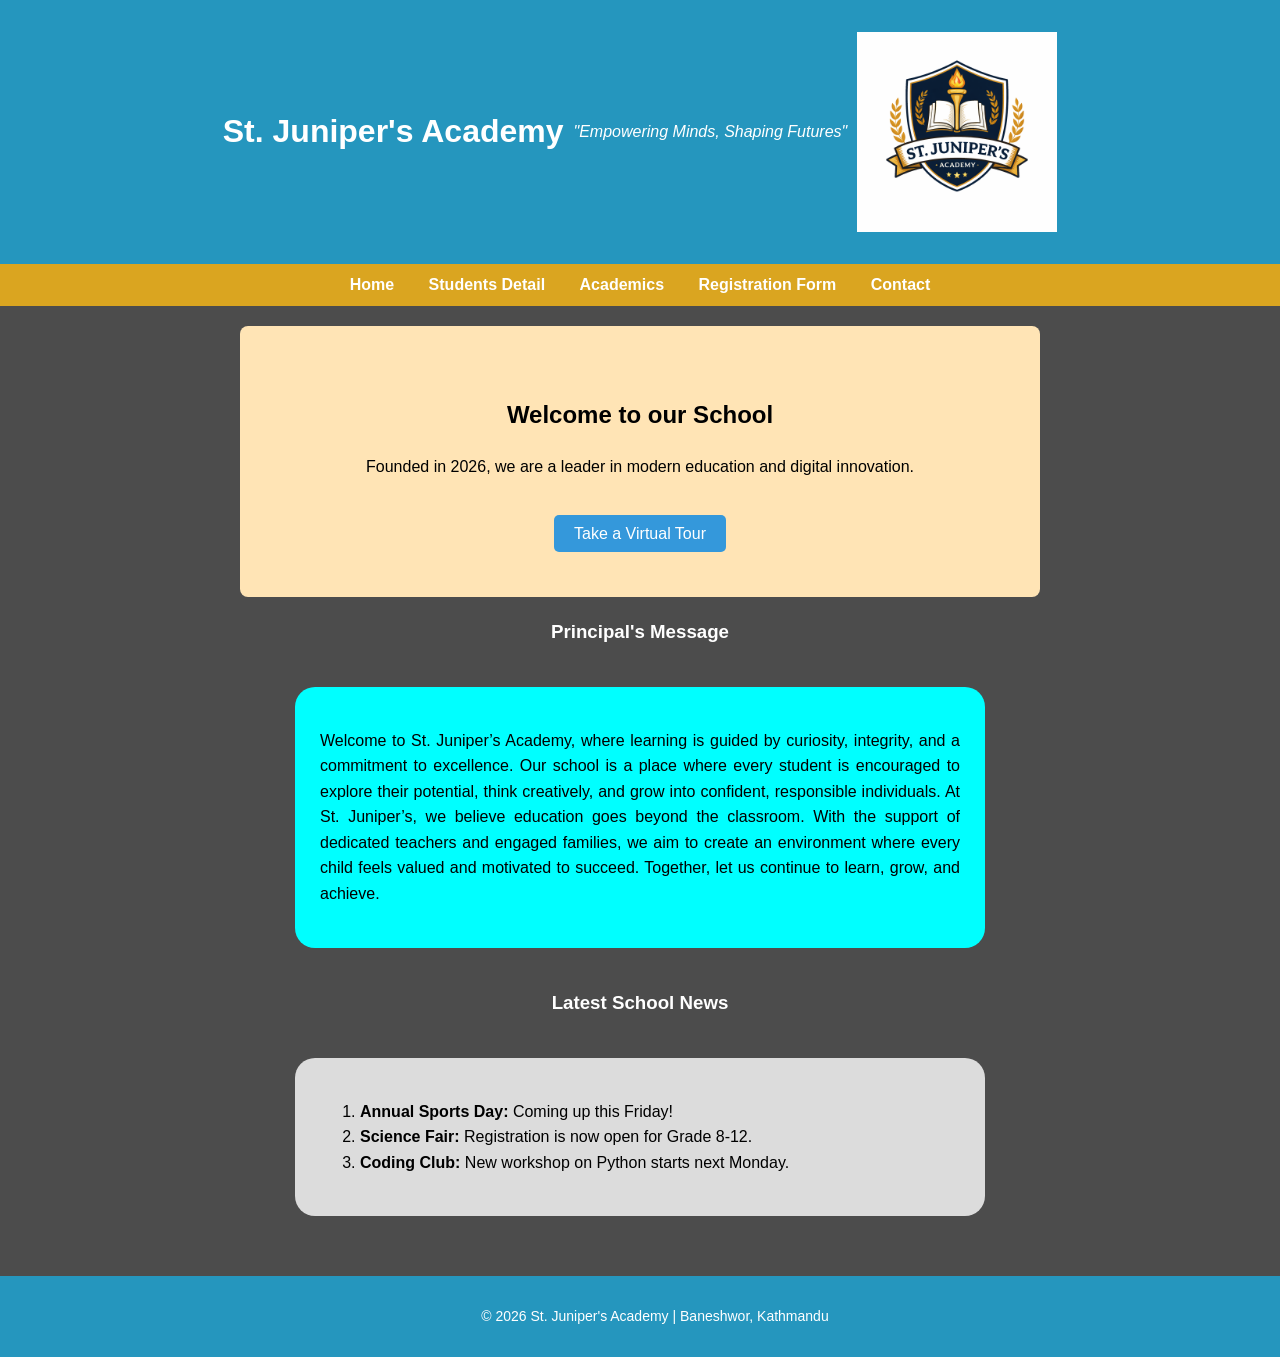
<file: index.html>
<!DOCTYPE html>
<html lang="en">
<head>
    <link rel="stylesheet" href="style.css">
    <title>St. Juniper's Academy | Home</title>
</head>
<body>

<header>
    <h1>St. Juniper's Academy</h1> 
    <p><i>"Empowering Minds, Shaping Futures"</i></p>
    <img src="logo.png" class="logo">
</header>

<nav>
    <a href="index.html">Home</a>
    <a href="students.html">Students Detail</a>
    <a href="academic.html">Academics</a>
    <a href="form.html">Registration Form</a>
    <a href="contact.html">Contact</a>
</nav>

<div class="container">
    <div class="card">
    <section class="hero-image">
        <h2>Welcome to our School</h2>
        <p>Founded in 2026, we are a leader in modern education and digital innovation.</p>
        <br>
        <a href="virtualtour.html" class="btn">Take a Virtual Tour</a>
    </section>
</div>
    <h3>Principal's Message</h3>
    <div class="card">
    <div class="message">
        <p>
        Welcome to St. Juniper’s Academy, where learning is guided by curiosity, integrity, and a commitment to excellence. Our school is a place where every student is encouraged to explore their potential, think creatively, and grow into confident, responsible individuals.
At St. Juniper’s, we believe education goes beyond the classroom. With the support of dedicated teachers and engaged families, we aim to create an environment where every child feels valued and motivated to succeed.
Together, let us continue to learn, grow, and achieve.
        </p>
    </div>
</div>
    <h3>Latest School News</h3>
    <div class="card">
    <div class="news">
        <ol>
            <li><strong>Annual Sports Day:</strong> Coming up this Friday!</li>
            <li><strong>Science Fair:</strong> Registration is now open for Grade 8-12.</li>
            <li><strong>Coding Club:</strong> New workshop on Python starts next Monday.</li>
        </ol>
    </div>
</div> 
</div>
<footer>
    <p>&copy; 2026 St. Juniper's Academy | Baneshwor, Kathmandu</p>
</footer>

</body>
</html>
</file>
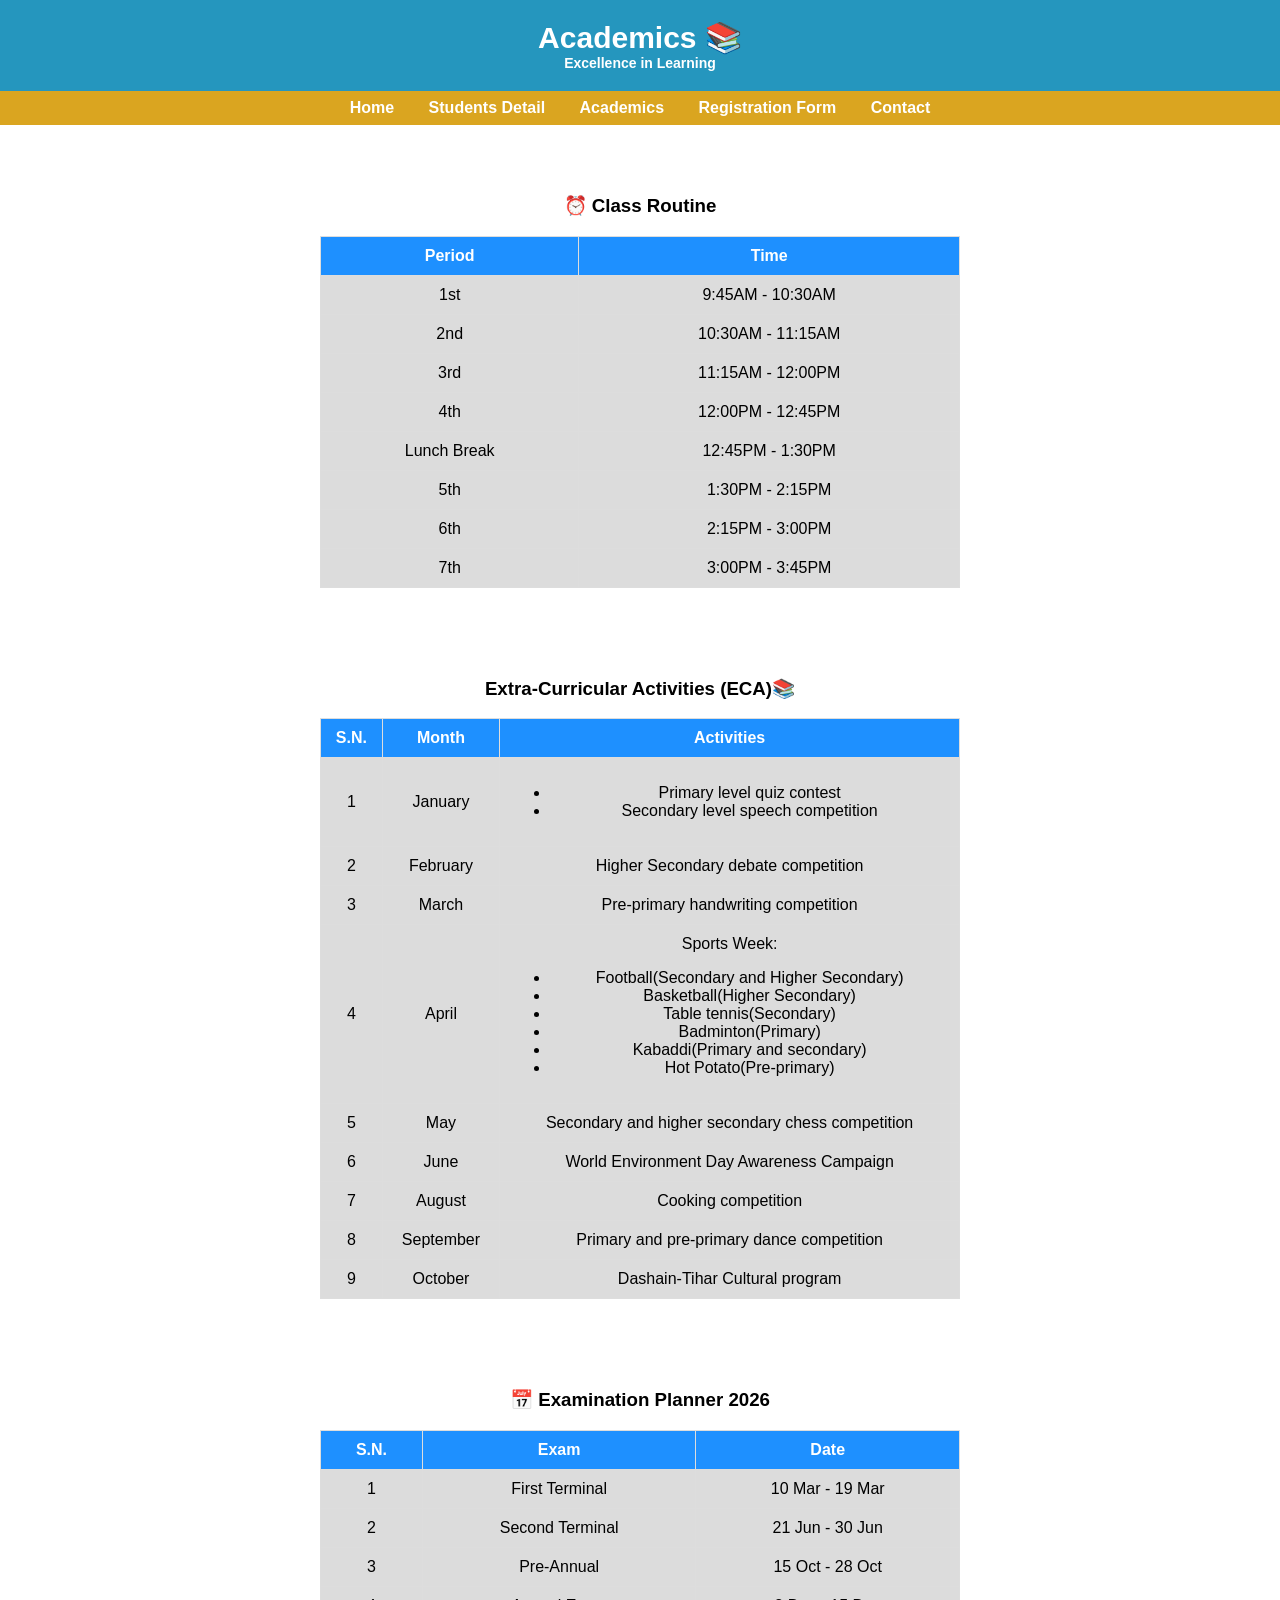
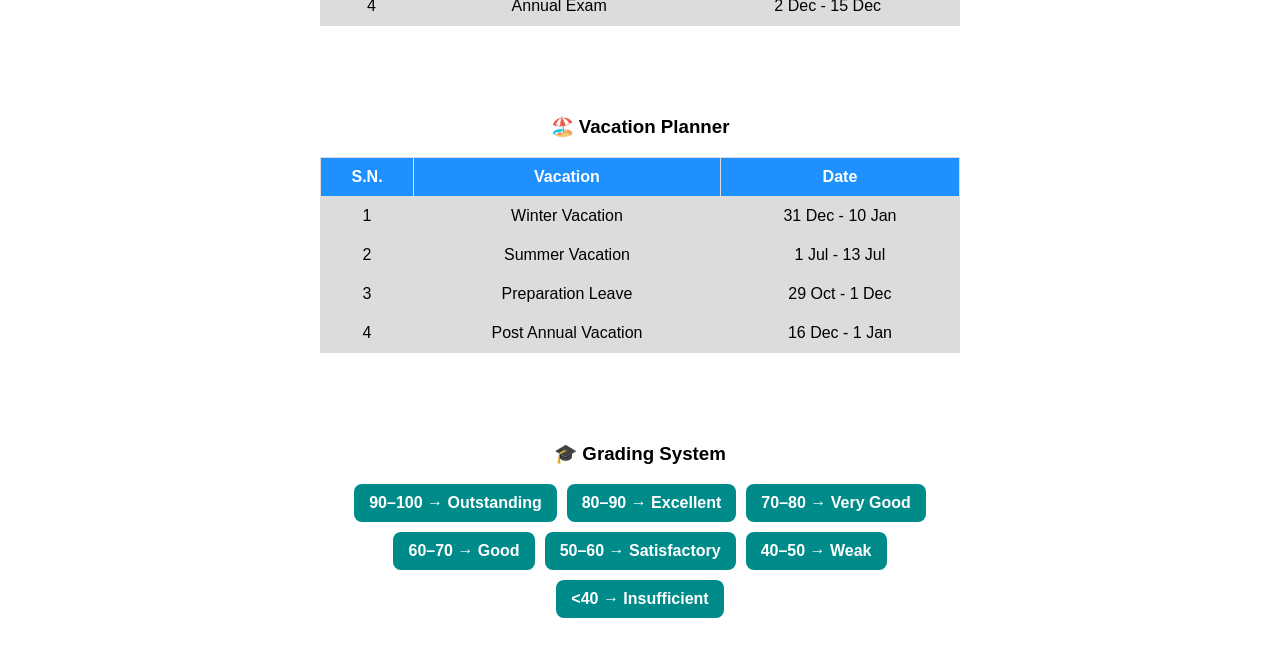
<file: academic.html>
<!DOCTYPE html>
<html>
<head>
    <title>Academics</title>
    <style>
        body {
            margin: 0;
            font-family: Arial, sans-serif;
            color: white;
            background-image: url('https://img.freepik.com/free-vector/dark-gradient-background-with-copy-space_53876-99548.jpg?semt=ais_hybrid&w=740&q=80');
            background-size: cover;
        background-repeat: no-repeat;
        }
        .header {
            background-color: #2596be; color: white; padding: 2rem; text-align: center;
            padding: 20px;
            text-align: center;
            font-size: 30px;
            font-weight: bold;
            box-shadow: 0 3px 10px rgba(0,0,0,0.5);
        }
        h3 {
            text-align: center;
            margin-top: 30px;
        }
        .card {
            background: rgba(255,255,255,0.9);
            color: black;
            margin: 20px auto;
            padding: 20px;
            border-radius: 12px;
            width: 50%;
            transition: 0.3s;
        }
        .card:hover {
            transform: scale(1.02);
        }
        table {
            width: 100%;
            border-collapse: collapse;
        }
        th {
            background-color: dodgerblue;
            color: white;
        }
         td {
            background-color: gainsboro;
            color:black;
         }
        td, th {
            padding: 10px;
            text-align: center;
            border: 1px solid #ddd;
        }
        .grading {
            display: flex;
            flex-wrap: wrap;
            justify-content: center;
            gap: 10px;
        }
        .grade-box {
            background-color: darkcyan;
            color: white;
            padding: 10px 15px;
            border-radius: 8px;
            font-weight: bold;
            transition: 0.3s;
        }

        .grade-box:hover {
            background: darkblue;
        }
        nav { background: goldenrod; padding: 0.5rem; text-align: center; }
        nav a { color: white; margin: 0 15px; text-decoration: none; font-weight: bold; }
    </style>
</head>

<body>

    <div class="header">
        Academics 📚
        <div style="font-size:14px;">Excellence in Learning</div>
    </div>
    <nav>
        <a href="index.html">Home</a>
        <a href="students.html">Students Detail</a>
        <a href="academic.html">Academics</a>
        <a href="form.html">Registration Form</a>
        <a href="contact.html">Contact</a>
    </nav>
    <div class="card">
        <h3>⏰ Class Routine</h3>
        <table>
            <tr>
                <th>Period</th>
                <th>Time</th>
            </tr>
            <tr><td>1st</td><td>9:45AM - 10:30AM</td></tr>
            <tr><td>2nd</td><td>10:30AM - 11:15AM</td></tr>
            <tr><td>3rd</td><td>11:15AM - 12:00PM</td></tr>
            <tr><td>4th</td><td>12:00PM - 12:45PM</td></tr>
            <tr><td>Lunch Break</td><td>12:45PM - 1:30PM</td></tr>
            <tr><td>5th</td><td>1:30PM - 2:15PM</td></tr>
            <tr><td>6th</td><td>2:15PM - 3:00PM</td></tr>
            <tr><td>7th</td><td>3:00PM - 3:45PM</td></tr>
        </table>
    </div>
    <div class="card">
        <table>
            <h3>Extra-Curricular Activities (ECA)📚</h3>
            <tr>
                <th>S.N.</th>
                <th>Month</th>
                <th>Activities</th>
            </tr>
            <tr>
                <td>1</td>
                <td>January</td>
                <td>
                    <ul type="disc">
                        <li>Primary level quiz contest</li>
                        <li>Secondary level speech competition</li>
                    </ul>
                </td>
            </tr>
            <tr>
                <td>2</td>
                <td>February</td>
                <td>Higher Secondary debate competition</td>
            </tr>
              <tr>
                <td>3</td>
                <td>March</td>
                <td>Pre-primary handwriting competition</td>
            </tr>
              <tr>
                <td>4</td>
                <td>April</td>
                <td>Sports Week:
                    <ul type="disc">
                        <li>Football(Secondary and Higher Secondary)</li>
                        <li>Basketball(Higher Secondary)</li>
                        <li>Table tennis(Secondary)</li>
                        <li>Badminton(Primary)</li>
                        <li>Kabaddi(Primary and secondary)</li>
                        <li>Hot Potato(Pre-primary)</li>
                    </ul>
                </td>
            </tr>
              <tr>
                <td>5</td>
                <td>May</td>
                <td>Secondary and higher secondary chess competition</td>
            </tr>
              <tr>
                <td>6</td>
                <td>June</td>
                <td>World Environment Day Awareness Campaign</td>
            </tr>
              <tr>
                <td>7</td>
                <td>August</td>
                <td>Cooking competition</td>
            </tr>
              <tr>
                <td>8</td>
                <td>September</td>
                <td>Primary and pre-primary dance competition</td>
            </tr>
            <tr>
                <td>9</td>
                <td>October</td>
                <td>Dashain-Tihar Cultural program</td>
            </tr>
        </table>
    </div>
    <div class="card">
        <h3>📅 Examination Planner 2026</h3>
        <table>
            <tr>
                <th>S.N.</th>
                <th>Exam</th>
                <th>Date</th>
            </tr>
            <tr><td>1</td><td>First Terminal</td><td>10 Mar - 19 Mar</td></tr>
            <tr><td>2</td><td>Second Terminal</td><td>21 Jun - 30 Jun</td></tr>
            <tr><td>3</td><td>Pre-Annual</td><td>15 Oct - 28 Oct</td></tr>
            <tr><td>4</td><td>Annual Exam</td><td>2 Dec - 15 Dec</td></tr>
        </table>
    </div>
    <div class="card">
        <h3>🏖️ Vacation Planner</h3>
        <table>
            <tr>
                <th>S.N.</th>
                <th>Vacation</th>
                <th>Date</th>
            </tr>
            <tr><td>1</td><td>Winter Vacation</td><td>31 Dec - 10 Jan</td></tr>
            <tr><td>2</td><td>Summer Vacation</td><td>1 Jul - 13 Jul</td></tr>
            <tr><td>3</td><td>Preparation Leave</td><td>29 Oct - 1 Dec</td></tr>
            <tr><td>4</td><td>Post Annual Vacation</td><td>16 Dec - 1 Jan</td></tr>
        </table>
    </div>
    <div class="card">
        <h3>🎓 Grading System</h3>
        <div class="grading">
            <div class="grade-box">90–100 → Outstanding</div>
            <div class="grade-box">80–90 → Excellent</div>
            <div class="grade-box">70–80 → Very Good</div>
            <div class="grade-box">60–70 → Good</div>
            <div class="grade-box">50–60 → Satisfactory</div>
            <div class="grade-box">40–50 → Weak</div>
            <div class="grade-box">&lt;40 → Insufficient</div>
        </div>
    </div>

</body>
</html>
</file>
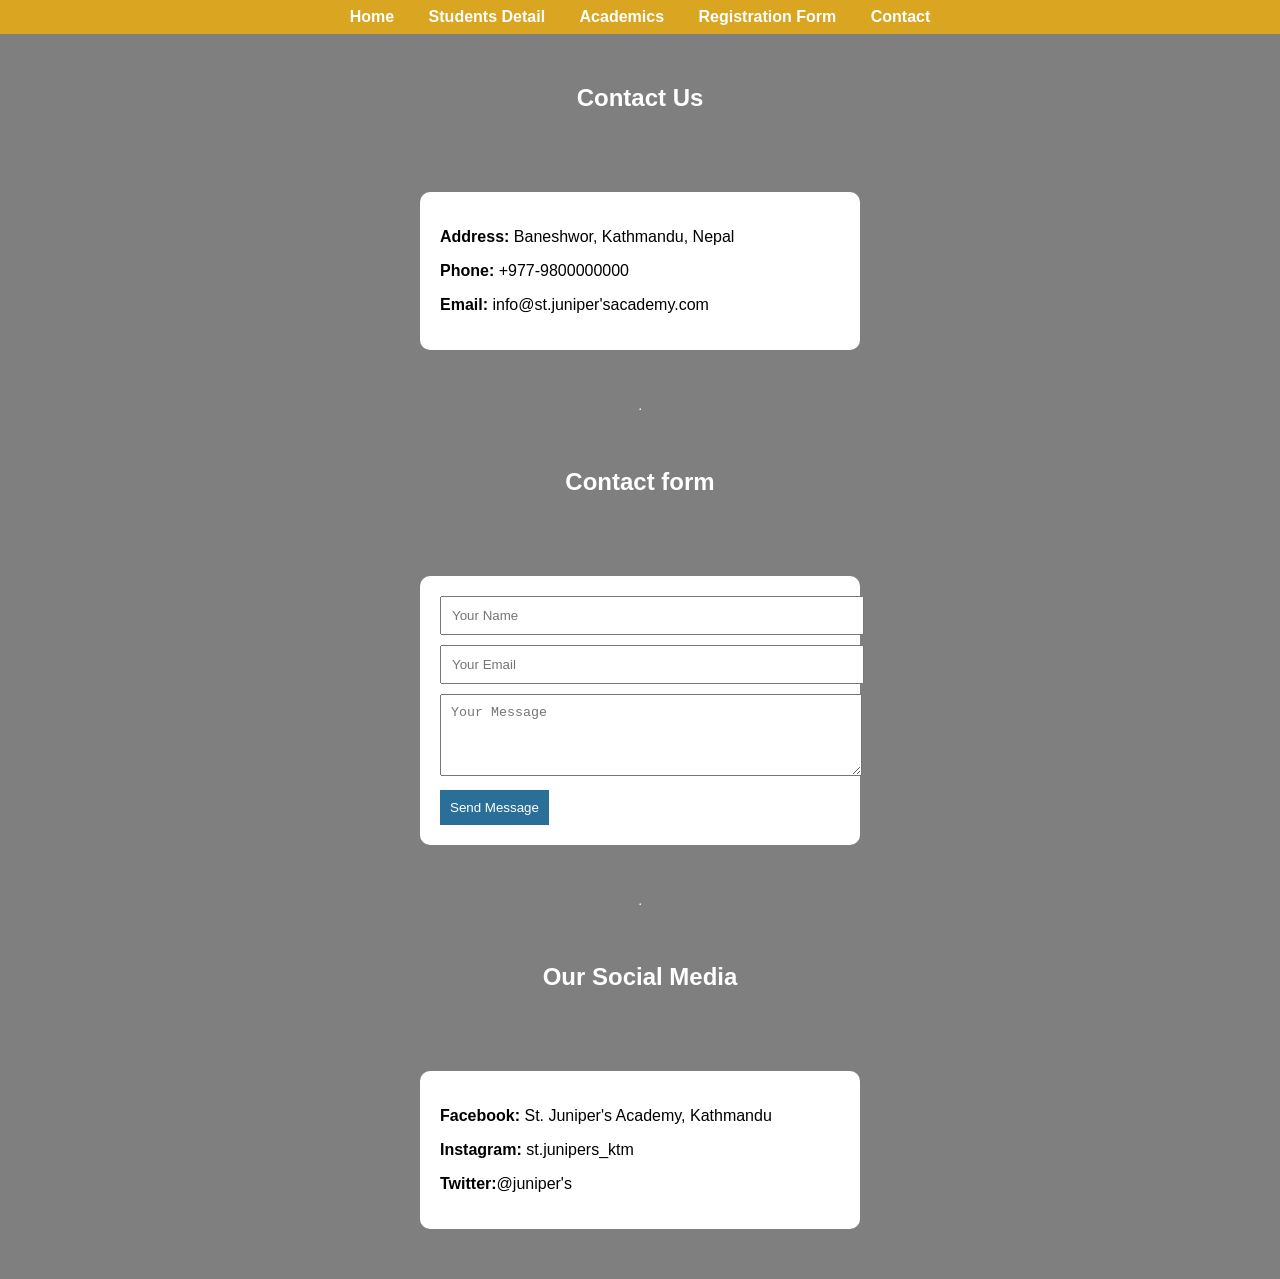
<file: contact.html>
<!DOCTYPE html>
<html lang="en">
<head>
    <title>Contact - St. Juniper's Academy</title>
    <style>
        body {
            font-family: Arial, sans-serif;
            margin: 0;
            background:linear-gradient(rgba(0,0,0,0.5), rgba(0,0,0,0.5)),
        url('https://media.istockphoto.com/id/1341581981/photo/wooden-block-with-symbol-telephone-email-address-website-page-contact-us-or-e-mail-marketing.jpg?s=612x612&w=0&k=20&c=kxwOyKQ97AcX6Dp7olk7IJAoK8puwNu1zN024pK2pfE=');
        }
        h2 {
            text-align: center;
            margin: 50px;
            color: white;
            margin-bottom: 30px;
        }
        .contact-info, .contact-form, .socialmedia {
            justify-items: center;
            align-items:center;
            background-color: white;
            padding: 20px;
            border-radius: 10px;
            width: 400px;
            margin:50px;
                    }
                    .container{
                        display: flex;
                        flex-direction: column;
                        align-items: center;
                    }
        input, textarea {
            width: 100%;
            padding: 10px;
            margin-bottom: 10px;
        }

        button {
            background-color: #2a6f97;
            color: white;
            padding: 10px;
            border: none;
        }
        nav { background: goldenrod; padding: 0.5rem; text-align: center; }
        nav a { color: white; margin: 0 15px; text-decoration: none; font-weight: bold; }
    </style>
</head>
<body>
    <nav>
        <a href="index.html">Home</a>
        <a href="students.html" class="active">Students Detail</a>
        <a href="academic.html">Academics</a>
        <a href="form.html">Registration Form</a>
        <a href="contact.html">Contact</a>
    </nav>
        <h2>Contact Us</h2>
        <div class="container">
            <div class="contact-info">
                <p><strong>Address:</strong> Baneshwor, Kathmandu, Nepal</p>
                <p><strong>Phone:</strong> +977-9800000000</p>
                <p><strong>Email:</strong> info@st.juniper'sacademy.com</p>
            </div>
<hr>
<h2>Contact form</h2>
            <div class="contact-form">
                <form>
                    <input type="text" placeholder="Your Name" required>
                    <input type="email" placeholder="Your Email" required>
                    <textarea placeholder="Your Message" rows="4" required></textarea>
                    <button type="submit">Send Message</button>
                </form>
            </div>
<hr>
<h2>Our Social Media</h2>
<div class="socialmedia">
       <p><strong>Facebook:</strong> St. Juniper's Academy, Kathmandu</p>
       <p><strong>Instagram:</strong> st.junipers_ktm</p>
       <p><strong>Twitter:</strong>@juniper's</p>
</div>
</div>
</body>
</html>
</file>
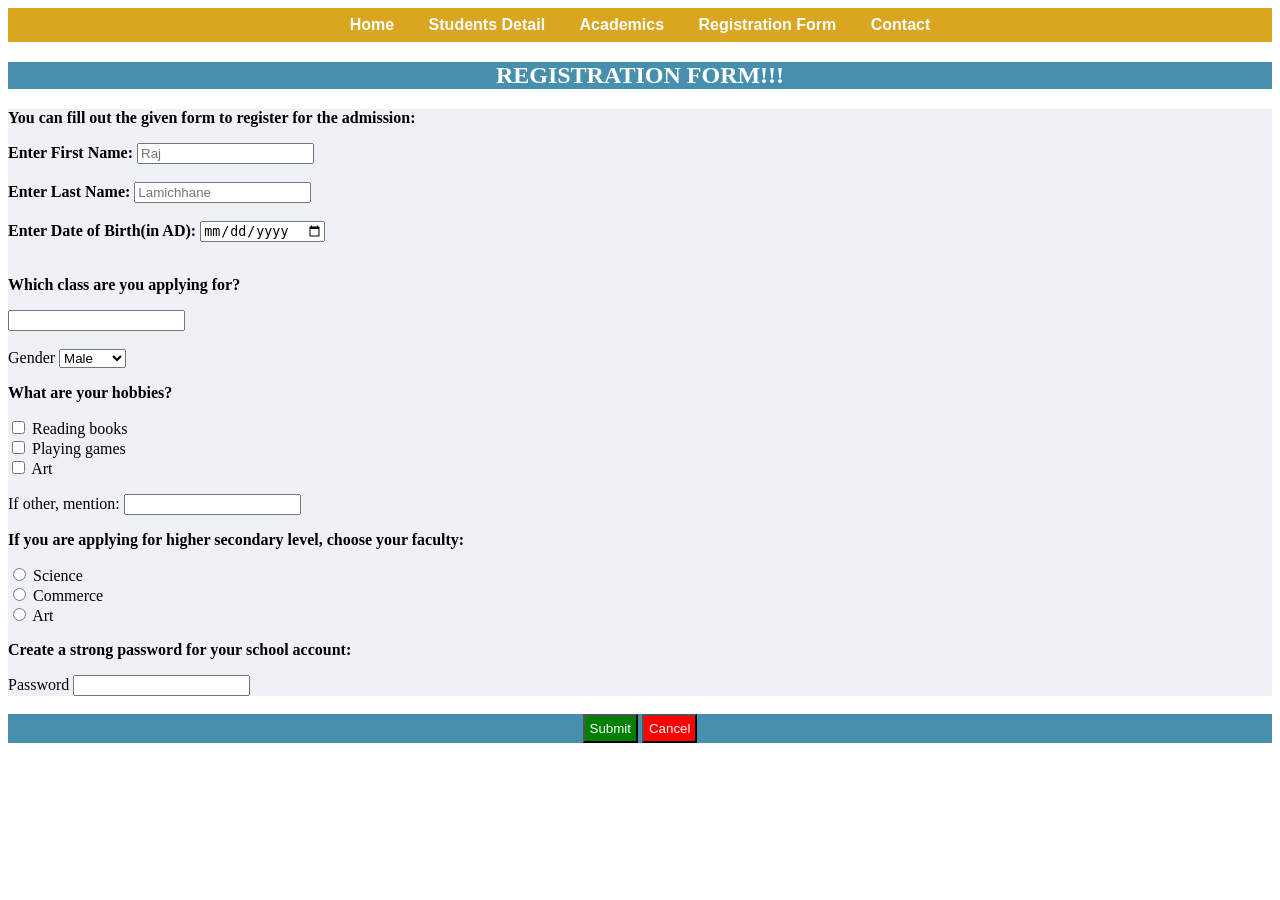
<file: form.html>
<!DOCTYPE html>
<html>
<head>
    <title>FORM</title>
    <style>
        nav { background:goldenrod; padding: 0.5rem; text-align: center; font-family: sans-serif; }
        nav a { color: white; margin: 0 15px; text-decoration: none; font-weight: bold; }
    </style>
</head>
<body>
    <nav>
        <a href="index.html">Home</a>
        <a href="students.html">Students Detail</a>
        <a href="academic.html">Academics</a>
        <a href="form.html">Registration Form</a>
        <a href="contact.html">Contact</a>
    </nav>
    <div style="background-color:#468faf;">
    <h2 style="text-align:center;color:white;">REGISTRATION FORM!!!</h2>
    </div>
    <div style="background-color: #eef2f7;">
    <p><b>You can fill out the given form to register for the admission:</b></p>
    <form>
        <label for="fname"><b>Enter First Name:</b></label>
        <input type="text"id="fname" name="fname"placeholder="Raj">
        <br>
        <br>
        <label for="lname"><b>Enter Last Name:</b></label>
        <input type="text"id="lname" name="lname"placeholder="Lamichhane">
        <br><br>
        <label for="dob"><b>Enter Date of Birth(in AD):</b></label>
        <input type="date"id="dob" name="dob">
        <br><br>
        <p><b>Which class are you applying for?</b></p>
        <input list="class" name="class">
        <datalist id="class">
            <option value="1"></option>
            <option value="2"></option>
            <option value="3"></option>
            <option value="4"></option>
            <option value="5"></option>
            <option value="6"></option>
            <option value="7"></option>
            <option value="8"></option>
            <option value="9"></option>
            <option value="10"></option>
            <option value="11"></option>
            <option value="12"></option>
        </datalist>
        <br>
        <br>
        <label for="gender"> Gender</label>
            <select id="gender" name="gender">
                <option value="male">Male</option>
                <option value="female">Female</option>
                <option value="Other">Other</option>
            </select>
        <p><b>What are your hobbies?</b></p>
        <input type="checkbox" id="hobby1" name="hobby1" value="rb">
        <label for="hobby1">Reading books</label>
        <br>
        <input type="checkbox" id="hobby2" name="hobby2" value="pg">
        <label for="hobby2">Playing games</label>
        <br>
        <input type="checkbox" id="hobby3" name="hobby3" value="art">
        <label for="hobby3">Art</label>
        <p>If other, mention:
            <input type="textarea" rows="5" cols="10">
        </p>
        <p><b>If you are applying for higher secondary level, choose your faculty:</b></p>
        <input type="radio" id="science" name="faculty" value="science">
        <label for="science">Science</label> <br>
        <input type="radio" id="commerce" name="faculty" value="commerce">
        <label for="commerce">Commerce</label> <br>
        <input type="radio" id="art" name="faculty" value="art">
        <label for="art">Art</label> <br>
        <p><b>Create a strong password for your school account:</b></p>
        <label for="pwd">Password</label>
        <input type="password" id="pwd" name="pwd">
    </div>
        <br>
        <div style="text-align:center; background-color:#468faf;">
            
        <input type="submit" value="Submit" style="background-color: green; color:white; padding:5px;">
        <input type="reset" value="Cancel" style="background-color: red; color:white; padding:5px;">
        <br>
        </div>
    </form>
</body>
</html>
</file>
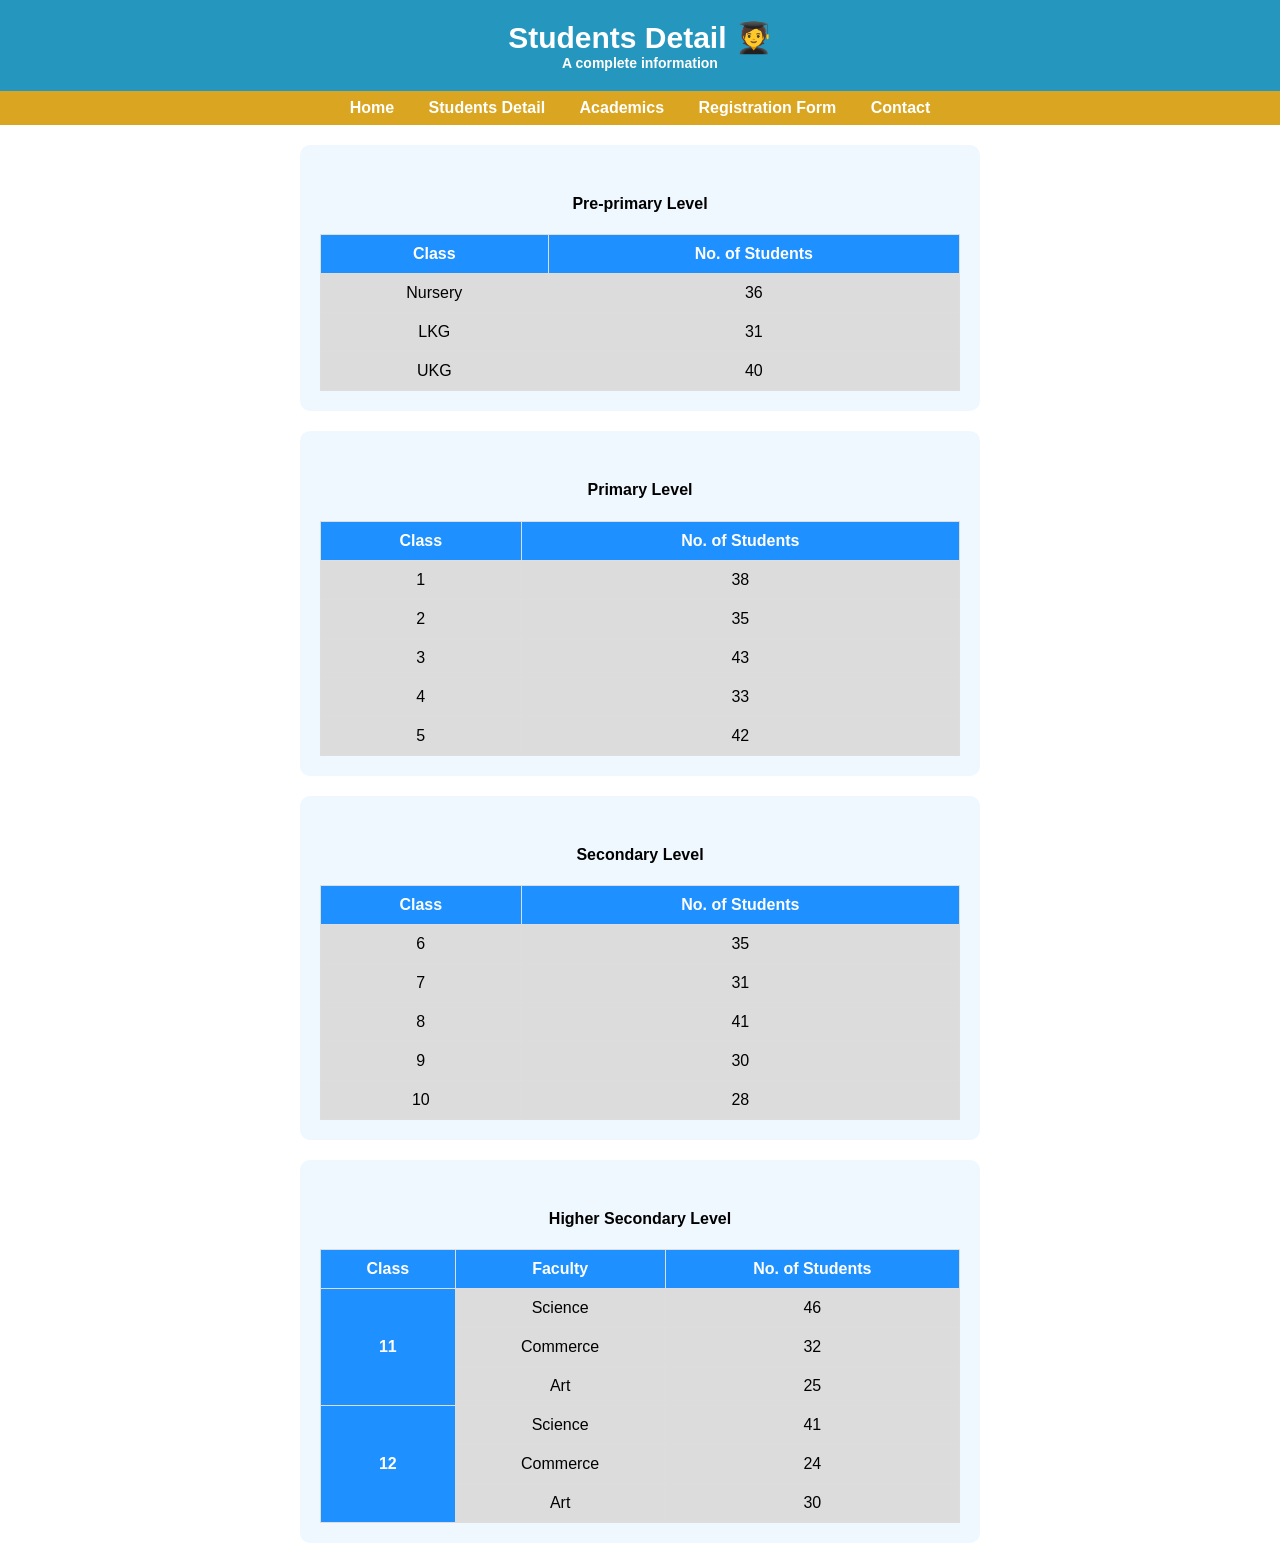
<file: students.html>
<!DOCTYPE html>
<html>
<head>
    <title>Students Detail</title>
    <style>
        body {
            margin: 0;
            font-family: Arial, sans-serif;
            background-size: cover;
            color: white;
           background-image: url('https://img.freepik.com/free-vector/dark-gradient-background-with-copy-space_53876-99548.jpg?semt=ais_hybrid&w=740&q=80');
            background-size: cover;
        background-repeat: no-repeat;
        }
        .header {
            background-color: #2596be; color: white; padding: 2rem; text-align: center;
            padding: 20px;
            text-align: center;
            font-size: 30px;
            font-weight: bold;
            box-shadow: 0 3px 10px rgba(0,0,0,0.5);
        }
        h3 {
            text-align: center;
            background-color: #468faf; color: white; padding: 2rem; text-align: center;
            color: white;
            padding: 15px;
            margin: 0;
        }

        h4 {
            text-align: center;
            margin-top: 30px;
        }

        .card {
            background-color: aliceblue;
            color: black;
            margin: 20px auto;
            padding: 20px;
            width: 50%;
            border-radius: 10px;
            transition: 0.3s;
        }
        .card:hover {
            transform: scale(1.02);
        }
        table {
            width: 100%;
            border-collapse: collapse;
        }

        th {
            background-color:dodgerblue;
            color: white;
        }
        td {
            background-color:gainsboro;
            color:black;
        }
        td, th {
            padding: 10px;
            text-align: center;
            border: 1px solid #ddd;
        }
            nav { background: goldenrod; padding: 0.5rem; text-align: center; }
        nav a { color: white; margin: 0 15px; text-decoration: none; font-weight: bold; }
    </style>
</head>
<body>
   <div class="header">
        Students Detail 🧑‍🎓
        <div style="font-size:14px;">A complete information</div>
    </div>
<nav>
        <a href="index.html">Home</a>
        <a href="students.html">Students Detail</a>
        <a href="academic.html">Academics</a>
        <a href="form.html">Registration Form</a>
        <a href="contact.html">Contact</a>
    </nav>
<div class="card">
    <h4>Pre-primary Level</h4>
    <table>
        <tr><th>Class</th><th>No. of Students</th></tr>
        <tr><td>Nursery</td><td>36</td></tr>
        <tr><td>LKG</td><td>31</td></tr>
        <tr><td>UKG</td><td>40</td></tr>
    </table>
</div>

<div class="card">
    <h4>Primary Level</h4>
    <table>
        <tr><th>Class</th><th>No. of Students</th></tr>
        <tr><td>1</td><td>38</td></tr>
        <tr><td>2</td><td>35</td></tr>
        <tr><td>3</td><td>43</td></tr>
        <tr><td>4</td><td>33</td></tr>
        <tr><td>5</td><td>42</td></tr>
    </table>
</div>

<div class="card">
    <h4>Secondary Level</h4>
    <table>
        <tr><th>Class</th><th>No. of Students</th></tr>
        <tr><td>6</td><td>35</td></tr>
        <tr><td>7</td><td>31</td></tr>
        <tr><td>8</td><td>41</td></tr>
        <tr><td>9</td><td>30</td></tr>
        <tr><td>10</td><td>28</td></tr>
    </table>
</div>

<div class="card">
    <h4>Higher Secondary Level</h4>
    <table>
        <tr><th>Class</th><th>Faculty</th><th>No. of Students</th></tr>
        <tr><th rowspan="3">11</th><td>Science</td><td>46</td></tr>
        <tr><td>Commerce</td><td>32</td></tr>
        <tr><td>Art</td><td>25</td></tr>
        <tr><th rowspan="3">12</th><td>Science</td><td>41</td></tr>
        <tr><td>Commerce</td><td>24</td></tr>
        <tr><td>Art</td><td>30</td></tr>
    </table>
</div>
</body>
</html>
</file>
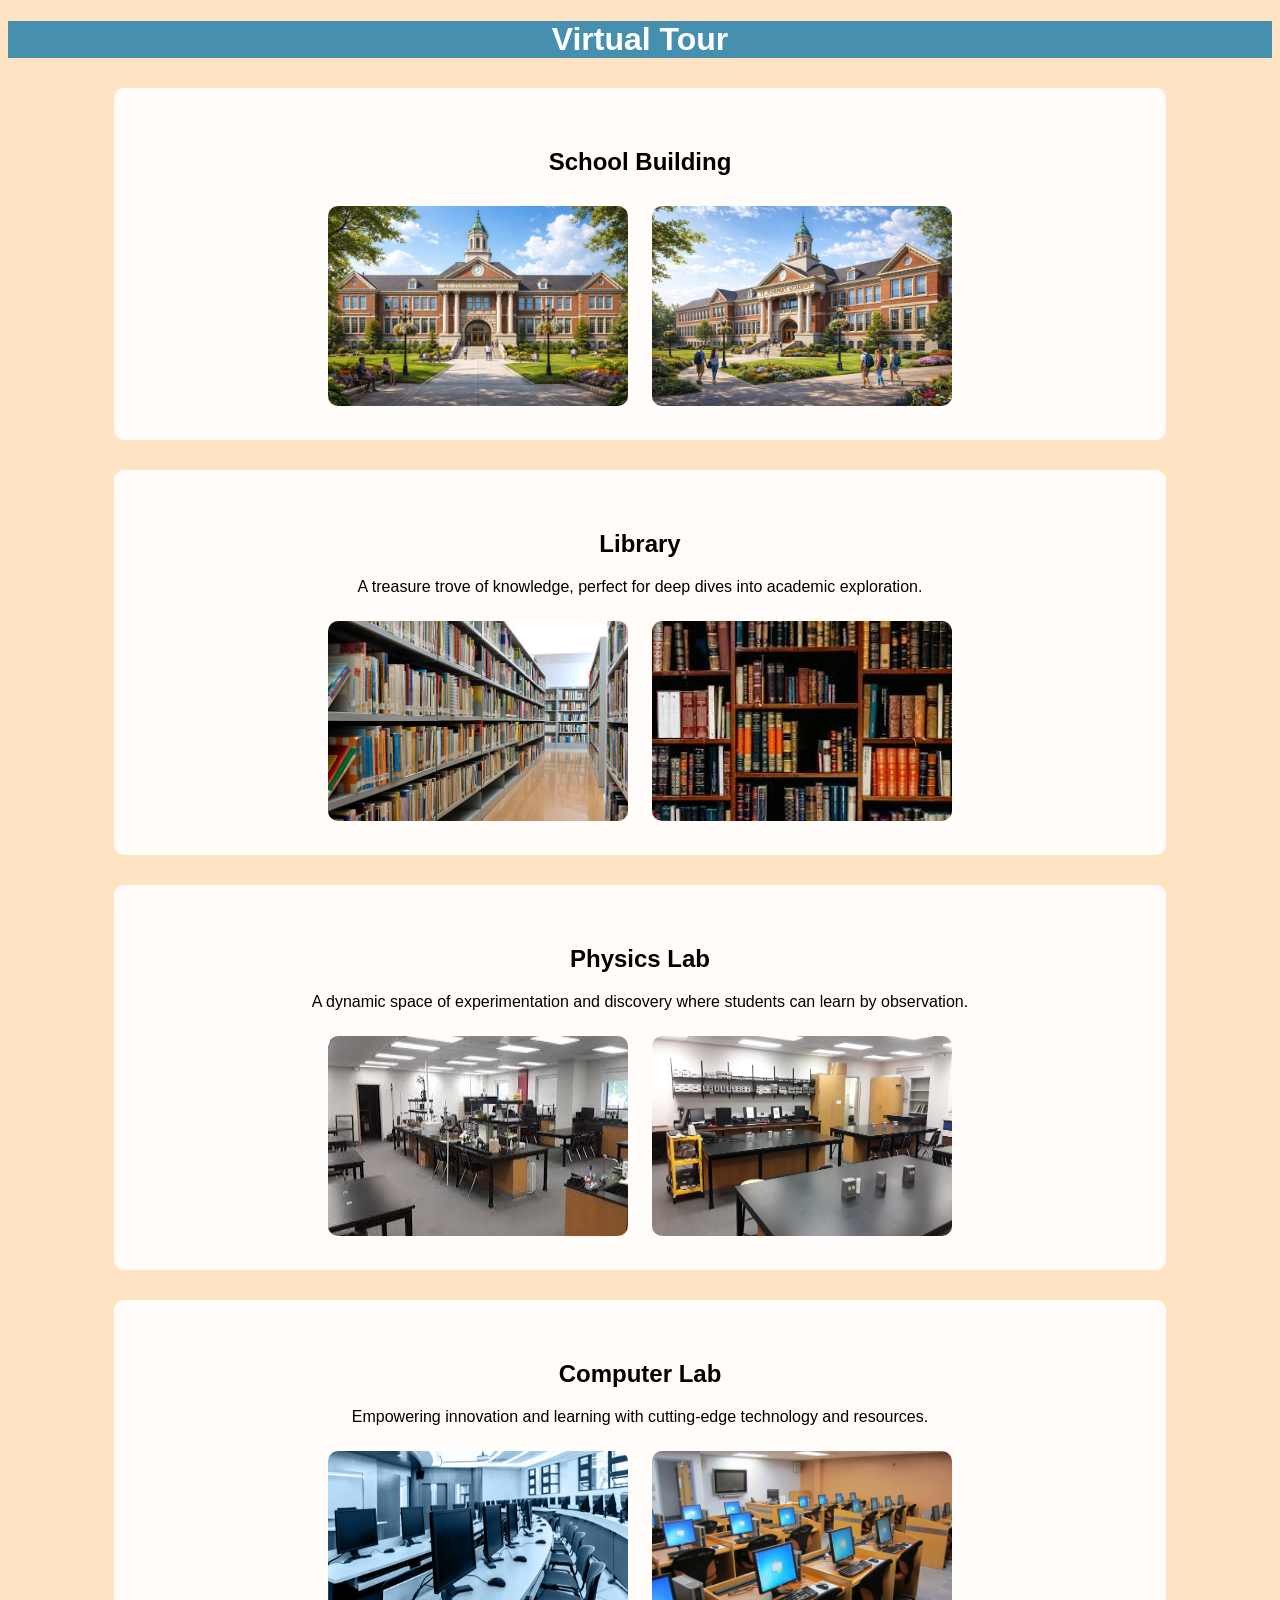
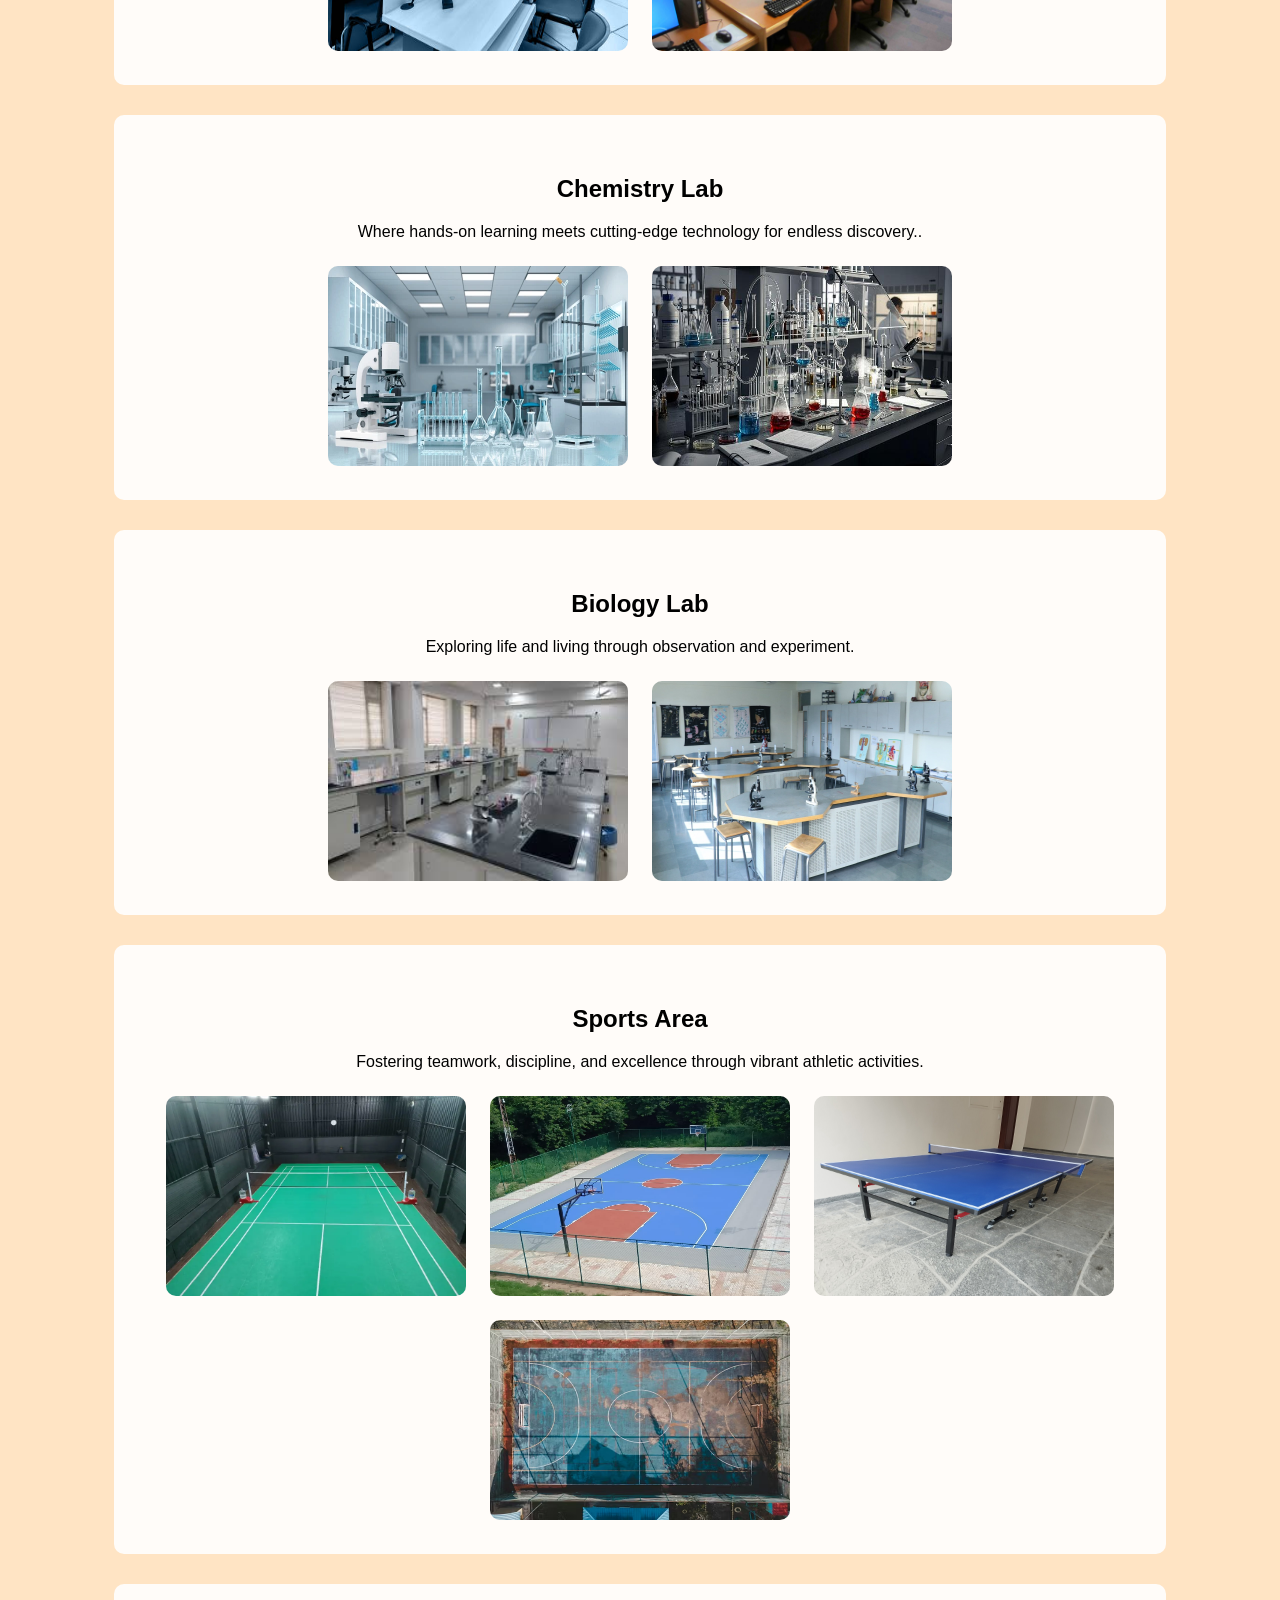
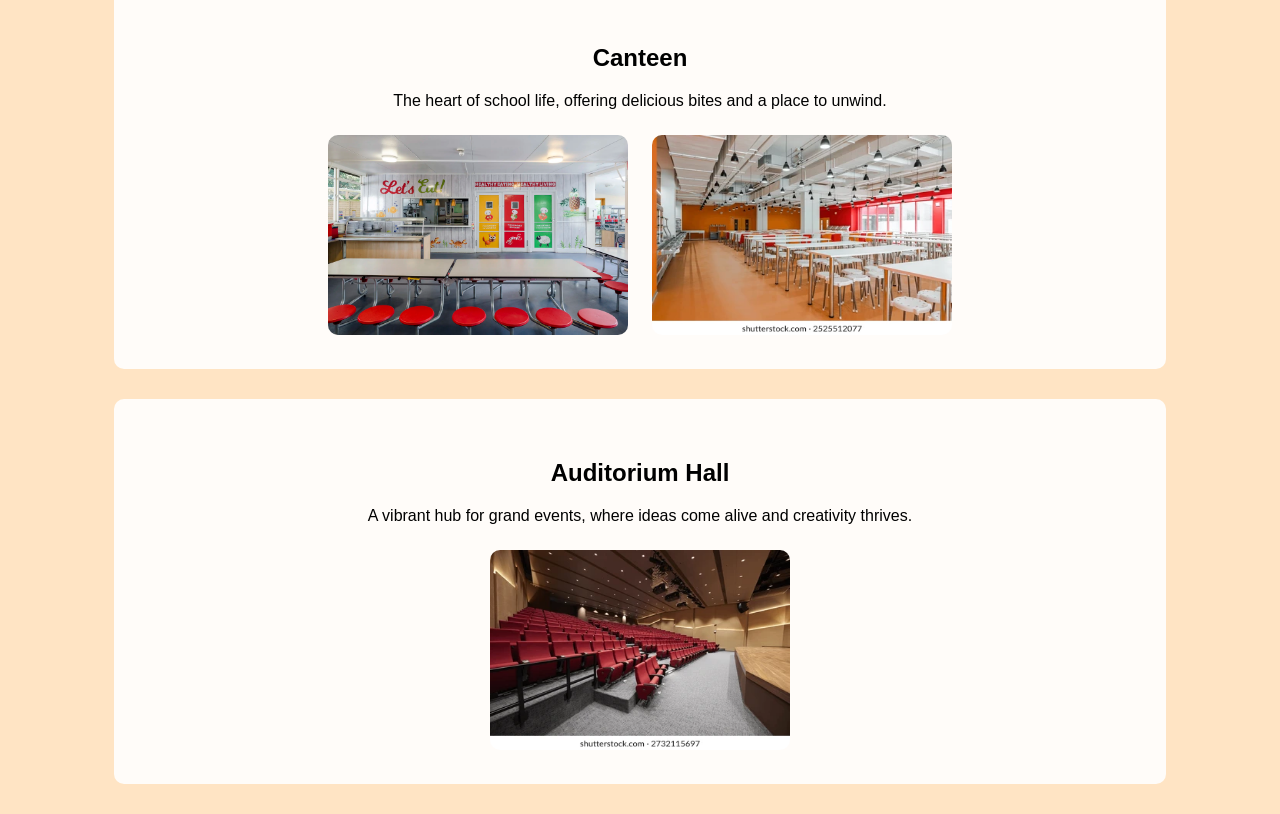
<file: virtualtour.html>
<!DOCTYPE html>
<html>
<head>
    <title>Virtual Tour</title>

    <style>
        body {
            font-family: Arial, sans-serif;
            background-color:bisque;
            background-size: cover;
            color: white;
            text-align: center;
            background-image: url('https://img.freepik.com/free-vector/dark-gradient-background-with-copy-space_53876-99548.jpg?semt=ais_hybrid&w=740&q=80');
            background-size: cover;
        background-repeat: no-repeat;
        }

        h2 {
            margin-top: 40px;
        }

        p {
            width: 70%;
            margin: auto;
            margin-bottom: 15px;
        }
        .head {
            background-color: #468faf ;
            text-align:center;
        }
        .section {
            background: rgba(255,255,255,0.9);
            color: black;
            margin: 30px auto;
            padding: 20px;
            width: 80%;
            border-radius: 10px;
            transition: 0.3s;
        }
        .card:hover {
            transform: scale(1.02);
        }
        img {
            width: 300px;
            height: 200px;
            margin: 10px;
            border-radius: 10px;
        }
    </style>
</head>

<body>
<div class="head">
<h1>Virtual Tour</h1>
</div>
<div class="section">
    <h2>School Building</h2>
    <img src="school.png">
    <img src="college2.png">
</div>

<div class="section">
    <h2>Library</h2>
    <p>A treasure trove of knowledge, perfect for deep dives into academic exploration.</p>
    <img src="library.jpeg">
    <img src="library2.jpeg">
</div>

<div class="section">
    <h2>Physics Lab</h2>
    <p>A dynamic space of experimentation and discovery where students can learn by observation.</p>
    <img src="physics.jpeg">
    <img src="physics2.jpeg">
</div>

<div class="section">
    <h2>Computer Lab</h2>
    <p>Empowering innovation and learning with cutting-edge technology and resources.</p>
    <img src="computer.jpeg">
    <img src="computer2.jpeg">
</div>

<div class="section">
    <h2>Chemistry Lab</h2>
    <p>Where hands-on learning meets cutting-edge technology for endless discovery..</p>
    <img src="chemistry.webp">
    <img src="chemistry2.jpeg">
</div>

<div class="section">
    <h2>Biology Lab</h2>
    <p>Exploring life and living through observation and experiment.</p>
    <img src="biology.jpeg">
    <img src="biology2.jpeg">
</div>

<div class="section">
    <h2>Sports Area</h2>
    <p>Fostering teamwork, discipline, and excellence through vibrant athletic activities.</p>
    <img src="badminton.webp">
    <img src="basketball.jpeg">
    <img src="tt.jpeg">
    <img src="futsal.avif">
</div>

<div class="section">
    <h2>Canteen</h2>
    <p>The heart of school life, offering delicious bites and a place to unwind.</p>
    <img src="canteen.webp">
    <img src="canteen2.webp">
</div>

<div class="section">
    <h2>Auditorium Hall</h2>
    <p>A vibrant hub for grand events, where ideas come alive and creativity thrives.</p>
    <img src="auditorium.webp">
</div>

</body>
</html>
</file>
<file: style.css>
body {
    font-family: sans-serif;
    line-height: 1.6;
    margin: 0;
    background:
        linear-gradient(rgba(0, 0, 0, 0.7), rgba(0, 0, 0, 0.7)),
        url('https://www.neenan.com/wp-content/uploads/2022/11/1-1.jpg');
        background-size: cover;
        background-repeat: no-repeat;
}
        h3 { color:white; text-align:center; font-size: 30x;}
        header { 
            display: flex; align-items: center; justify-content:center; gap: 10px; background-color: #2596be; color: white; padding: 2rem; text-align: center; }
        nav { background:goldenrod; padding: 0.5rem; text-align: center; }
        nav a { color: white; margin: 0 15px; text-decoration: none; font-weight: bold; }
        .container { max-width: 800px; margin: auto; padding: 20px; }
        .hero-image { 
            background:moccasin; padding: 50px; text-align: center; border-radius: 8px; margin-bottom: 20px; }
        footer { background-color: #2596be; color: white; text-align: center; padding: 15px; width: 100%;font-size: 14px;}
        .btn { background: #3498db; color: white; padding: 10px 20px; text-decoration: none; border-radius: 5px; }
        .logo {width:200px; height:200px;}
        .message{
            background: cyan;
padding: 25px;
    width: 80%;
    margin: 40px auto;
    border-radius: 20px; 
text-align:justify;}
        .news{
            background:gainsboro;
padding: 25px;
    width: 80%;
    margin: 40px auto;
    border-radius: 20px; 
}
.card {
    transition:0.3s;
}
.card:hover {
            transform: scale(1.02);
        }
</file>
